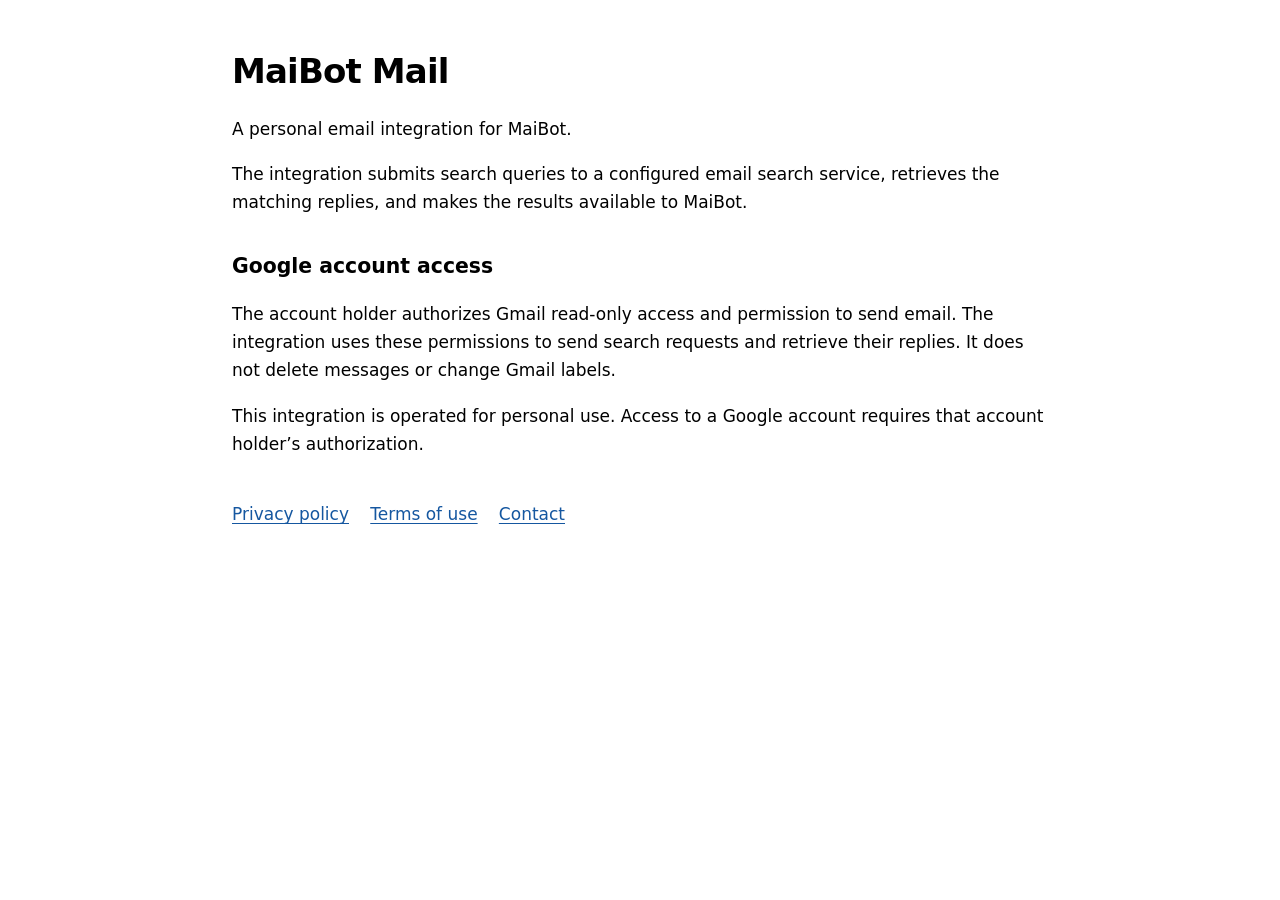
<file: index.html>
<!doctype html>
<html lang="en">
<meta charset="utf-8">
<meta name="viewport" content="width=device-width,initial-scale=1">
<title>MaiBot Mail</title>
<link rel="stylesheet" href="style.css">
<main>
  <h1>MaiBot Mail</h1>
  <p>A personal email integration for MaiBot.</p>
  <p>The integration submits search queries to a configured email search service,
     retrieves the matching replies, and makes the results available to MaiBot.</p>
  <h2>Google account access</h2>
  <p>The account holder authorizes Gmail read-only access and permission to send
     email. The integration uses these permissions to send search requests and
     retrieve their replies. It does not delete messages or change Gmail labels.</p>
  <p>This integration is operated for personal use. Access to a Google account
     requires that account holder’s authorization.</p>
  <nav aria-label="Policies">
    <a href="privacy.html">Privacy policy</a>
    <a href="terms.html">Terms of use</a>
    <a href="mailto:maplot.cc@gmail.com">Contact</a>
  </nav>
</main>
</html>
</file>
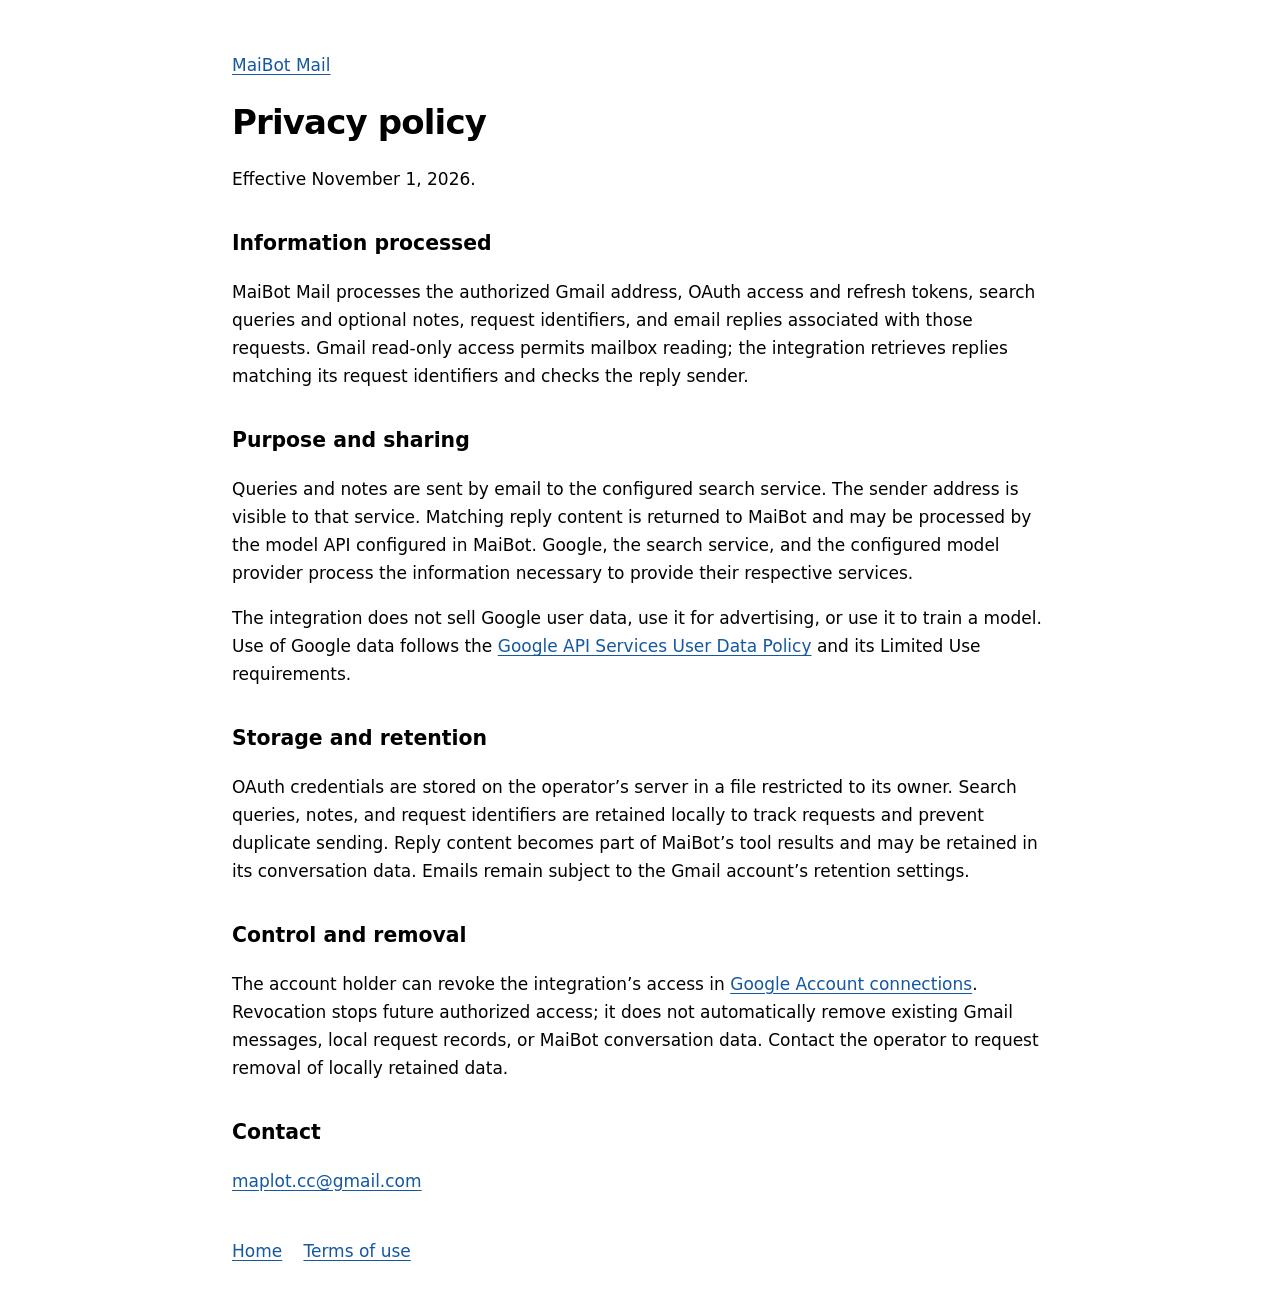
<file: privacy.html>
<!doctype html>
<html lang="en">
<meta charset="utf-8">
<meta name="viewport" content="width=device-width,initial-scale=1">
<title>Privacy policy · MaiBot Mail</title>
<link rel="stylesheet" href="style.css">
<main>
  <a href="index.html">MaiBot Mail</a>
  <h1>Privacy policy</h1>
  <p>Effective November 1, 2026.</p>
  <h2>Information processed</h2>
  <p>MaiBot Mail processes the authorized Gmail address, OAuth access and refresh
     tokens, search queries and optional notes, request identifiers, and email
     replies associated with those requests. Gmail read-only access permits
     mailbox reading; the integration retrieves replies matching its request
     identifiers and checks the reply sender.</p>
  <h2>Purpose and sharing</h2>
  <p>Queries and notes are sent by email to the configured search service. The
     sender address is visible to that service. Matching reply content is
     returned to MaiBot and may be processed by the model API configured in
     MaiBot. Google, the search service, and the configured model provider process
     the information necessary to provide their respective services.</p>
  <p>The integration does not sell Google user data, use it for advertising, or
     use it to train a model. Use of Google data follows the
     <a href="https://developers.google.com/terms/api-services-user-data-policy">Google
     API Services User Data Policy</a> and its Limited Use requirements.</p>
  <h2>Storage and retention</h2>
  <p>OAuth credentials are stored on the operator’s server in a file restricted
     to its owner. Search queries, notes, and request identifiers are retained
     locally to track requests and prevent duplicate sending. Reply content
     becomes part of MaiBot’s tool results and may be retained in its conversation
     data. Emails remain subject to the Gmail account’s retention settings.</p>
  <h2>Control and removal</h2>
  <p>The account holder can revoke the integration’s access in
     <a href="https://myaccount.google.com/connections">Google Account connections</a>.
     Revocation stops future authorized access; it does not automatically remove
     existing Gmail messages, local request records, or MaiBot conversation data.
     Contact the operator to request removal of locally retained data.</p>
  <h2>Contact</h2>
  <p><a href="mailto:maplot.cc@gmail.com">maplot.cc@gmail.com</a></p>
  <nav aria-label="Policies"><a href="index.html">Home</a><a href="terms.html">Terms of use</a></nav>
</main>
</html>
</file>
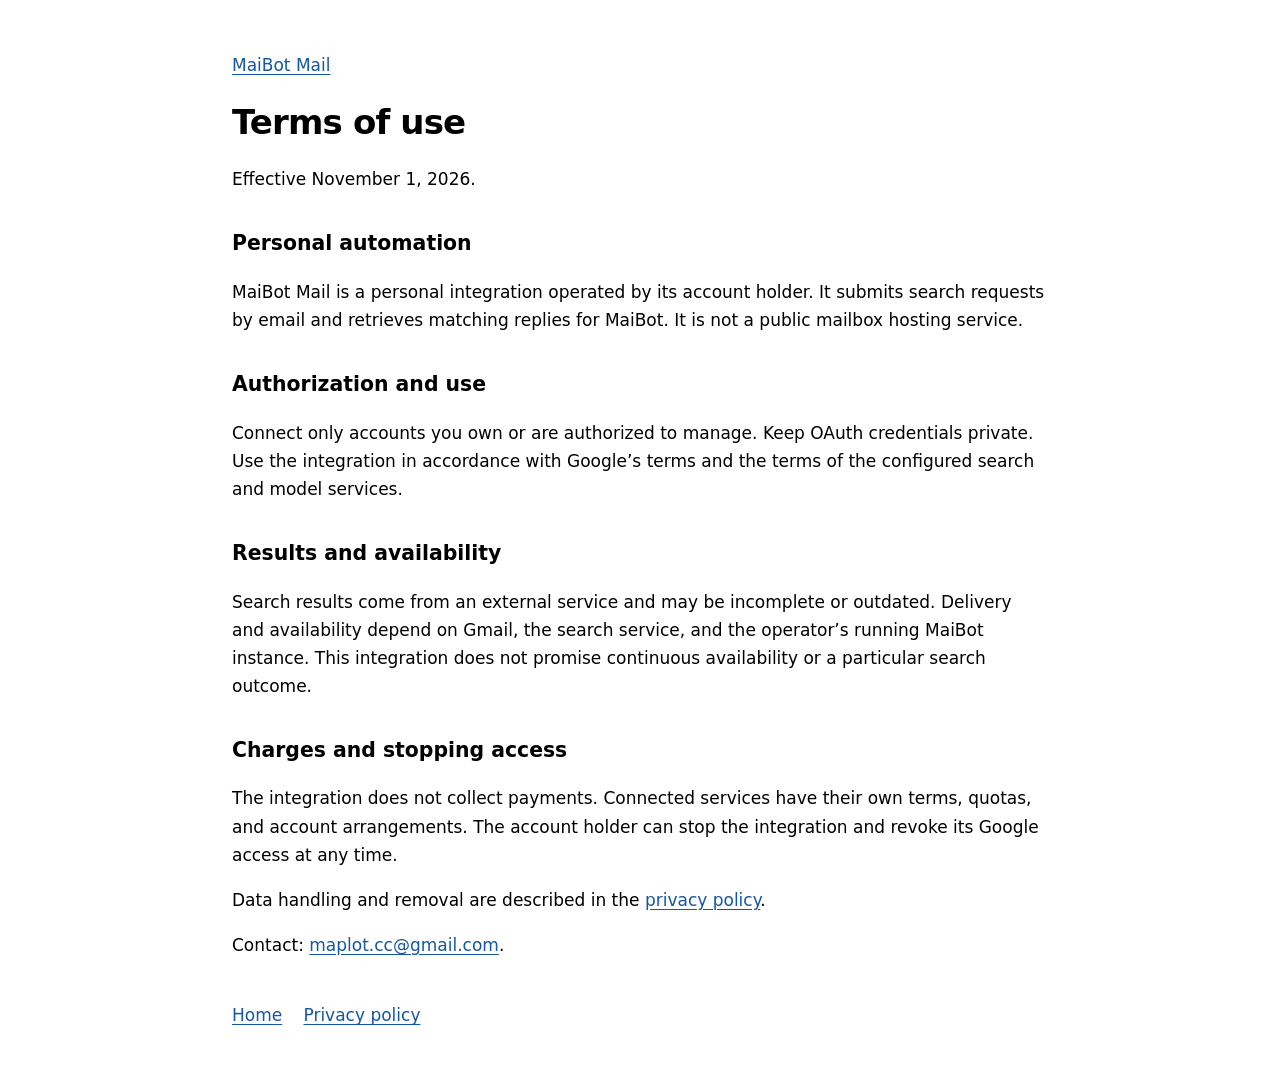
<file: terms.html>
<!doctype html>
<html lang="en">
<meta charset="utf-8">
<meta name="viewport" content="width=device-width,initial-scale=1">
<title>Terms of use · MaiBot Mail</title>
<link rel="stylesheet" href="style.css">
<main>
  <a href="index.html">MaiBot Mail</a>
  <h1>Terms of use</h1>
  <p>Effective November 1, 2026.</p>
  <h2>Personal automation</h2>
  <p>MaiBot Mail is a personal integration operated by its account holder. It
     submits search requests by email and retrieves matching replies for MaiBot.
     It is not a public mailbox hosting service.</p>
  <h2>Authorization and use</h2>
  <p>Connect only accounts you own or are authorized to manage. Keep OAuth
     credentials private. Use the integration in accordance with Google’s terms
     and the terms of the configured search and model services.</p>
  <h2>Results and availability</h2>
  <p>Search results come from an external service and may be incomplete or
     outdated. Delivery and availability depend on Gmail, the search service,
     and the operator’s running MaiBot instance. This integration does not
     promise continuous availability or a particular search outcome.</p>
  <h2>Charges and stopping access</h2>
  <p>The integration does not collect payments. Connected services have their
     own terms, quotas, and account arrangements. The account holder can stop
     the integration and revoke its Google access at any time.</p>
  <p>Data handling and removal are described in the <a href="privacy.html">privacy policy</a>.</p>
  <p>Contact: <a href="mailto:maplot.cc@gmail.com">maplot.cc@gmail.com</a>.</p>
  <nav aria-label="Policies"><a href="index.html">Home</a><a href="privacy.html">Privacy policy</a></nav>
</main>
</html>
</file>
<file: style.css>
:root { color-scheme: light dark; font: 17px/1.65 system-ui, sans-serif; }
body { margin: 0; }
main { max-width: 48rem; margin: 3rem auto; padding: 0 1.25rem; }
h1 { line-height: 1.2; letter-spacing: -.025em; }
h2 { margin-top: 2rem; font-size: 1.2rem; }
a { color: light-dark(#1557a0, #8dbfff); text-underline-offset: .2em; }
nav { display: flex; flex-wrap: wrap; gap: 1.25rem; margin: 2.5rem 0; }
</file>
